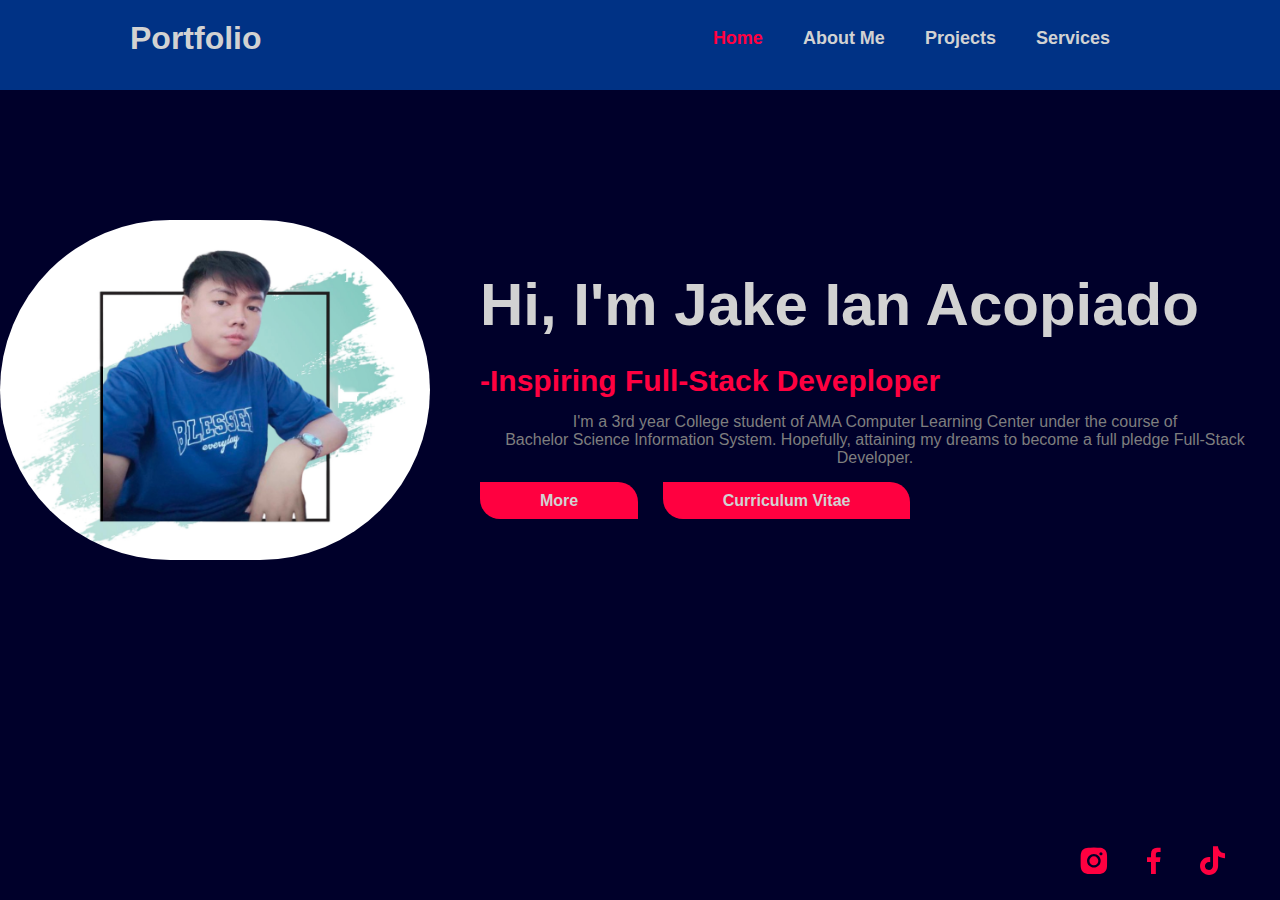
<file: index.html>
<!DOCTYPE html>
<html lang="en">
<head>
    <meta charset="UTF-8">
    <meta name="viewport" content="width=device-width, initial-scale=1.0">
    <title>Personal Website</title>
    <link rel="stylesheet" href="style.css">

    <link href='https://unpkg.com/boxicons@2.1.4/css/boxicons.min.css' rel='stylesheet'>
</head>
<body>
    
    <div class="hero">
        <div class="navbar">
            <div class="logo">
                <h1>Portfolio</h1>
            </div>
            <div class="links">
                <ul>
                    <li><a href="index.html" class="active">Home</a></li>
                    <li><a href="aboutme.html">About Me</a></li>
                    <li><a href="MyWorks.html">Projects</a></li>
                    <li><a href="services.html">Services</a></li>
                </ul>
            </div>
        </div>
    </div>

    <div class="constant">
        <div class="left">
            <img src="img/jake.jpg" alt="">
        </div>
        <div class="right">
            <h1>Hi, I'm Jake Ian Acopiado</h1>
            
            <h3>-Inspiring Full-Stack Deveploper</h3>

            <p>I'm a 3rd year College student of AMA Computer Learning Center under the course of <br>
               Bachelor Science Information System. Hopefully, attaining my dreams to become a full pledge Full-Stack Developer. </p>
            <a class="more" href="aboutme.html">More</a>    
            <a class="cv" href="cv/RESUME Jake-Ian-Acopiado.docx">Curriculum Vitae</a>

        </div>
        
        <div class="social">
            <a class="bx bxl-instagram-alt" href="https://www.instagram.com/yup.its_jay.ky/"></a>
            <a class="bx bxl-facebook" href="https://www.facebook.com/kyjay11/"></a>
            <a class="bx bxl-tiktok" href="https://www.tiktok.com/@jay_ky25?lang=en"></a>
        </div>

    </div>

</body>
</html>
</file>
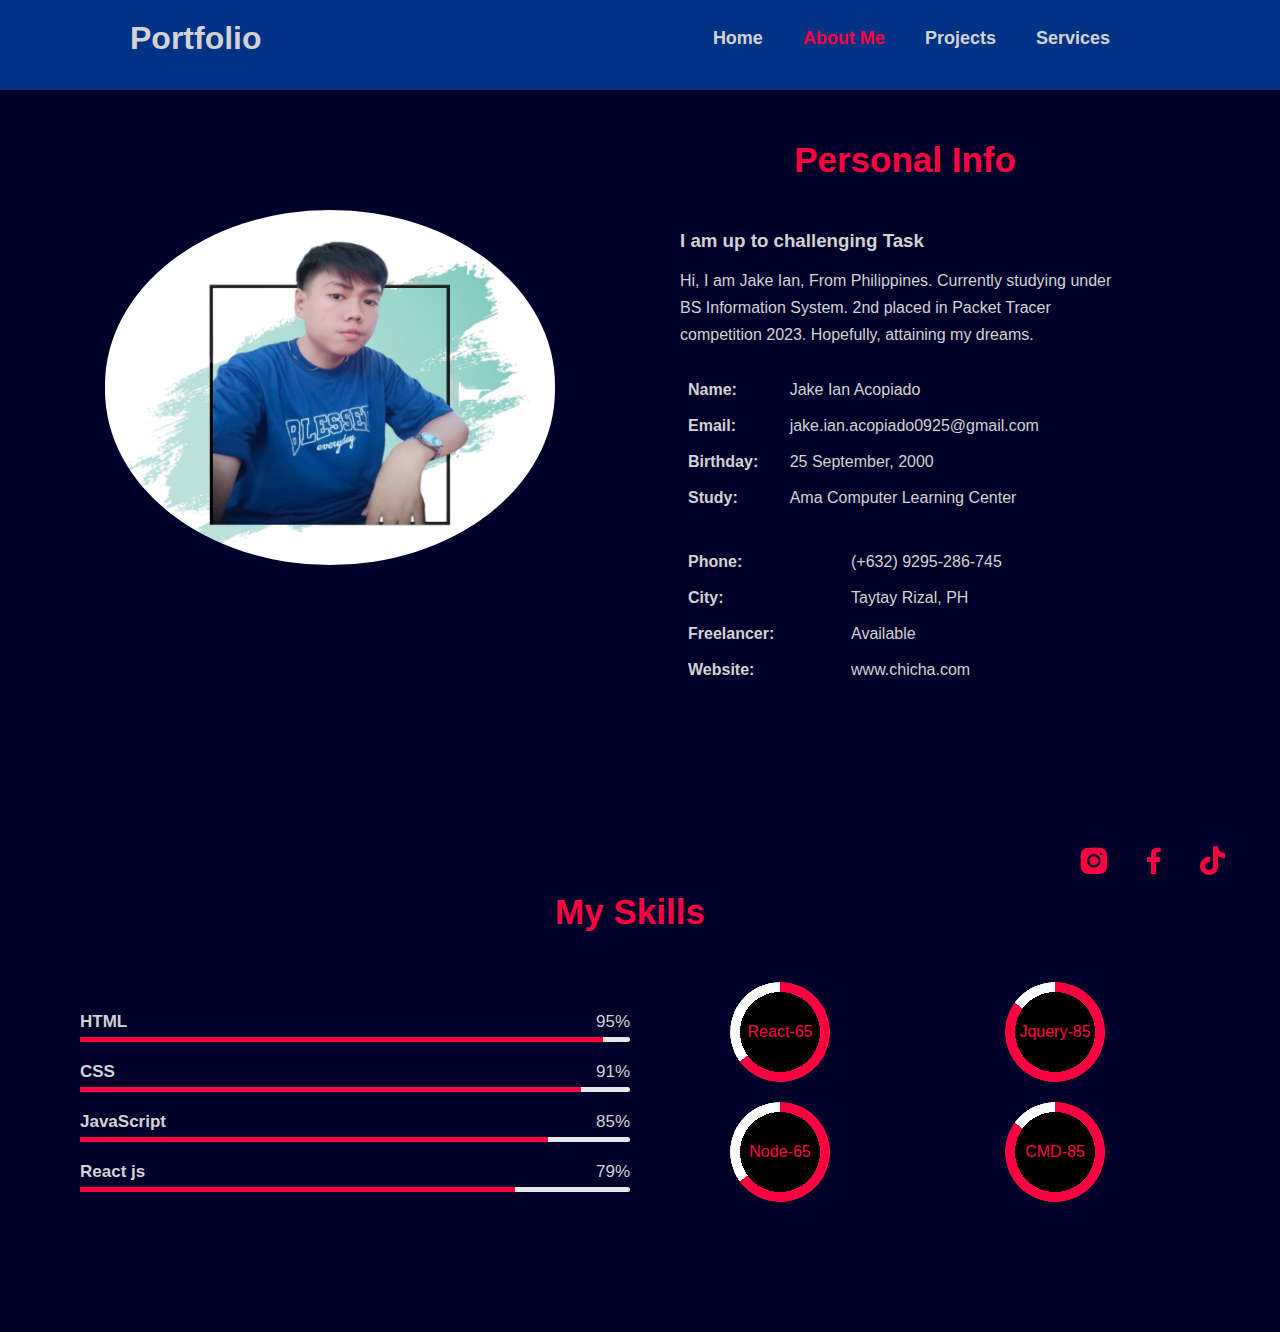
<file: aboutme.html>
<!DOCTYPE html>
<html lang="en">
<head>
    <meta charset="UTF-8">
    <meta name="viewport" content="width=device-width, initial-scale=1.0">
    <title>Personal Website</title>
    <link rel="stylesheet" href="aboutme.css">

    <link rel="stylesheet" href="https://fonts.googleapis.com/css2?family=Material+Symbols+Outlined:opsz,wght,FILL,GRAD@24,400,0,0" />
    <link href='https://unpkg.com/boxicons@2.1.4/css/boxicons.min.css' rel='stylesheet'>
</head>
<body>
    
    <div class="hero">
        <div class="navbar">
            <div class="logo">
                <h1>Portfolio</h1>
            </div>
            <div class="links">
                <ul>
                    <li><a href="index.html" >Home</a></li>
                    <li><a href="aboutme.html" class="active">About Me</a></li>
                    <li><a href="MyWorks.html">Projects</a></li>
                    <li><a href="services.html">Services</a></li>
                </ul>
            </div>
        </div>
    </div>

    <div class="constant">
            <!------ABOUT US SECTION------>
<div class="main-section bg-lightgrey">
    <div class="container">
      <div class="imgg width-50">
        <img src="img/jake.jpg" class="about-img">
      </div>
      <div class="width-50">
        <div class="about-us">
          <h2 class="heading-text">Personal Info</h2>
          <h3>I am up to challenging Task</h3>
          <p>Hi, I am Jake Ian, From Philippines. Currently studying under BS Information System. 2nd placed in Packet Tracer competition 2023. 
            Hopefully, attaining my dreams.</p>

             
          <div class="width-60 mt-20">
            <table cellspacing="8" cellpadding="8">
              <tr>
                <th>Name:</th>
                <td>Jake Ian Acopiado</td>
              </tr>
              <tr>
                <th>Email:</th>
                <td>jake.ian.acopiado0925@gmail.com</td>
              </tr>
              <tr>
                <th>Birthday:</th>
                <td> 25 September, 2000</td>
              </tr>
              <tr>
                <th>Study:</th>
                <td> Ama Computer Learning Center</td>
              </tr>
            </table>
          </div>


          <div class="width-60 mt-20">
            <table cellspacing="8" cellpadding="8">
              <tr>
                <th>Phone:</th>
                <td>(+632) 9295-286-745</td>
              </tr>
              <tr>
                <th>City:</th>
                <td>Taytay Rizal, PH</td>
              </tr>
              <tr>
                <th>Freelancer:</th>
                <td> Available</td>
              </tr>
              <tr>
                <th>Website:</th>
                <td> www.chicha.com</td>
              </tr>
            </table>
          </div>
        </div>
      </div>
    </div>
  </div>


<!------SKILL SECTION------>
<div class="main-section">
    <div class="container">
      <h2 class="heading-text">My Skills</h2>
      <div class="width-50">
        <div class="skill">
          <b>HTML</b>
          <span>95%</span>
          <div>
            <span style="width:95%"></span>
          </div>
        </div>
        <div class="skill">
          <b>CSS</b>
          <span>91%</span>
          <div>
            <span style="width:91%"></span>
          </div>
        </div>
        <div class="skill">
          <b>JavaScript</b>
          <span>85%</span>
          <div>
            <span style="width:85%"></span>
          </div>
        </div>
        <div class="skill">
          <b>React js</b>
          <span>79%</span>
          <div>
            <span style="width:79%"></span>
          </div>
        </div>
      </div>
      <div class="width-50">
        <div class="width-50">
          <div role="progressbar" aria-valuenow="65" aria-valuemin="0" aria-valuemax="100" style="--value:65">React-65</div>
        </div>
        <div class="width-50">
          <div role="progressbar" aria-valuenow="85" aria-valuemin="0" aria-valuemax="100" style="--value:85">Jquery-85</div>
        </div>
        <div class="width-50">
          <div role="progressbar" aria-valuenow="65" aria-valuemin="0" aria-valuemax="100" style="--value:65">Node-65</div>
        </div>
        <div class="width-50">
          <div role="progressbar" aria-valuenow="85" aria-valuemin="0" aria-valuemax="100" style="--value:85">CMD-85</div>
        </div>
      </div>
    </div>
  </div>

  

        
        <div class="social">
            <a class="bx bxl-instagram-alt" href="https://www.instagram.com/yup.its_jay.ky/"></a>
            <a class="bx bxl-facebook" href="https://www.facebook.com/kyjay11/"></a>
            <a class="bx bxl-tiktok" href="https://www.tiktok.com/@jay_ky25?lang=en"></a>
        </div>

    </div>

</body>
</html>
</file>
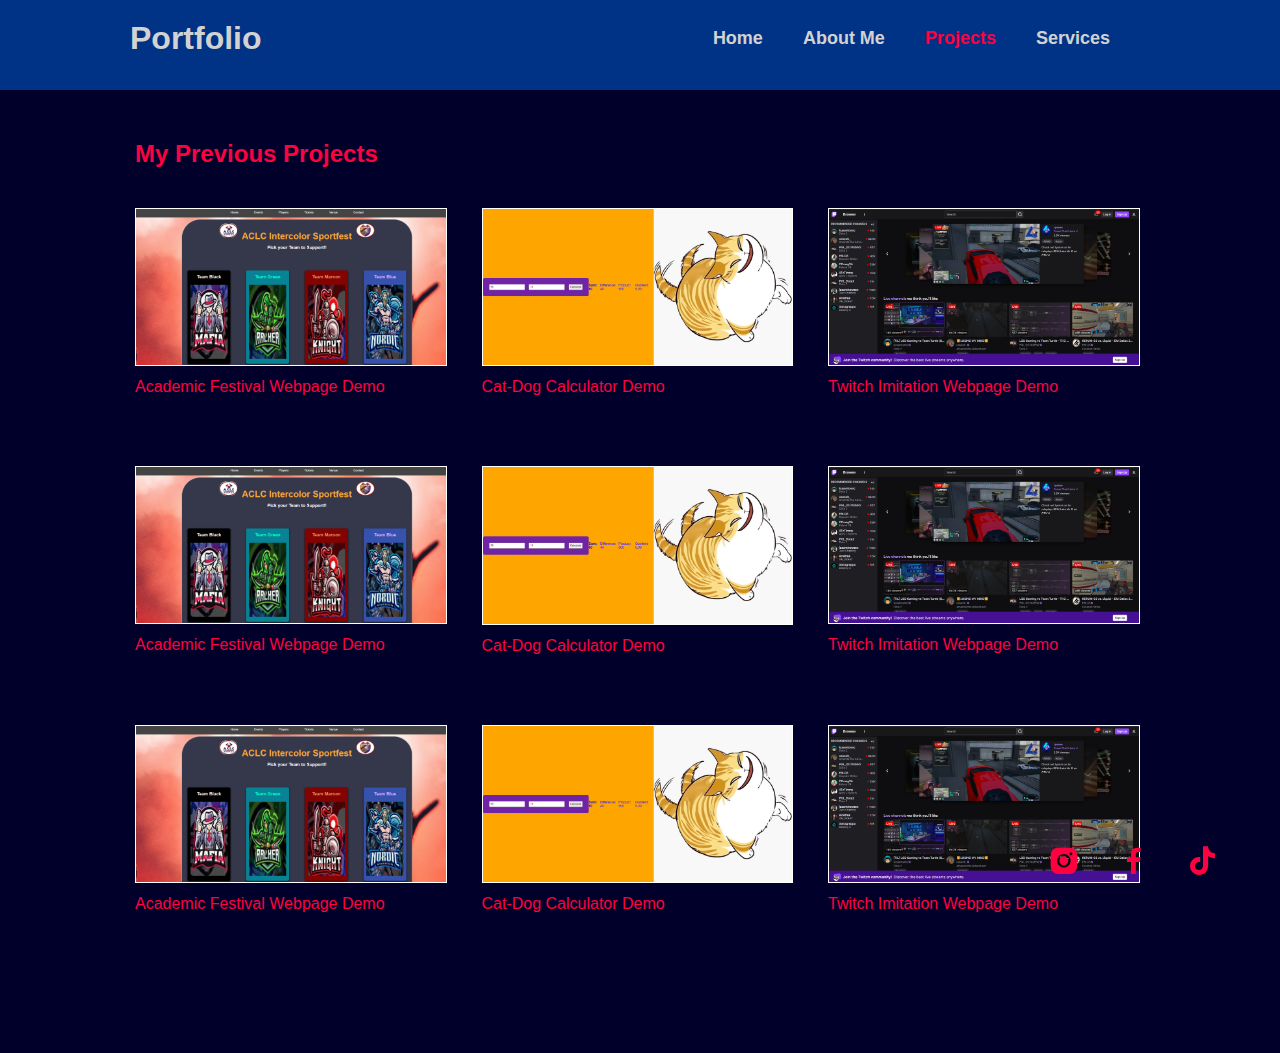
<file: MyWorks.html>
<!DOCTYPE html>
<html lang="en">
<head>
    <meta charset="UTF-8">
    <meta name="viewport" content="width=device-width, initial-scale=1.0">
    <title>Personal Website</title>
    <link rel="stylesheet" href="myworks.css">

    <link href='https://unpkg.com/boxicons@2.1.4/css/boxicons.min.css' rel='stylesheet'>
</head>
<body>
    
    <div class="hero">
        <div class="navbar">
            <div class="logo">
                <h1>Portfolio</h1>
            </div>
            <div class="links">
                <ul>
                    <li><a href="index.html" >Home</a></li>
                    <li><a href="aboutme.html">About Me</a></li>
                    <li><a href="MyWorks.html" class="active">Projects</a></li>
                    <li><a href="services.html">Services</a></li>
                </ul>
            </div>
        </div>
    </div>

    <div class="constant">
            <!------PORTFOLIO SECTION------>
<div class="main-section">
    <div class="container">
      <h2 class="heading-text">My Previous Projects</h2>
      <div class="gallery">

        <div class="width-33">
          <a href="aclc/ACLC ACADEMIC FESTIVAL.html">
            <img src="img/acad.png">
            <p>Academic Festival Webpage Demo</p>
          </a>
        </div>

        <div class="width-33">
          <a href="chichaaa/wew.html">
            <img src="img/cat-dog.png">
            <p>Cat-Dog Calculator Demo</p>
        </a>
        </div>

        <div class="width-33">
         <a href="bootstrap/homepage.html">
            <img src="img/twitch.png">
            <p>Twitch Imitation Webpage Demo</p>
          </a>
        </div>

      </div>

      <div class="gallery">

        <div class="width-33">
          <a href="aclc/ACLC ACADEMIC FESTIVAL.html">
            <img src="img/acad.png">
            <p>Academic Festival Webpage Demo</p>
          </a>
        </div>

        <div class="width-33">
          <a href="chichaaa/wew.html">
            <img src="img/cat-dog.png">
            <p>Cat-Dog Calculator Demo</p>
        </a>
        </div>

        <div class="width-33">
         <a href="bootstrap/homepage.html">
            <img src="img/twitch.png">
            <p>Twitch Imitation Webpage Demo</p>
          </a>
        </div>
        
      </div>

      <div class="gallery">

        <div class="width-33">
          <a href="aclc/ACLC ACADEMIC FESTIVAL.html">
            <img src="img/acad.png">
            <p>Academic Festival Webpage Demo</p>
          </a>
        </div>

        <div class="width-33">
          <a href="chichaaa/wew.html">
            <img src="img/cat-dog.png">
            <p>Cat-Dog Calculator Demo</p>
        </a>
        </div>

        <div class="width-33">
         <a href="bootstrap/homepage.html">
            <img src="img/twitch.png">
            <p>Twitch Imitation Webpage Demo</p>
          </a>
        </div>
        
      </div>

    </div>
  </div>
        
        <div class="social">
            <a class="bx bxl-instagram-alt" href="https://www.instagram.com/yup.its_jay.ky/"></a>
            <a class="bx bxl-facebook" href="https://www.facebook.com/kyjay11/"></a>
            <a class="bx bxl-tiktok" href="https://www.tiktok.com/@jay_ky25?lang=en"></a>
        </div>

    </div>

</body>
</html>
</file>
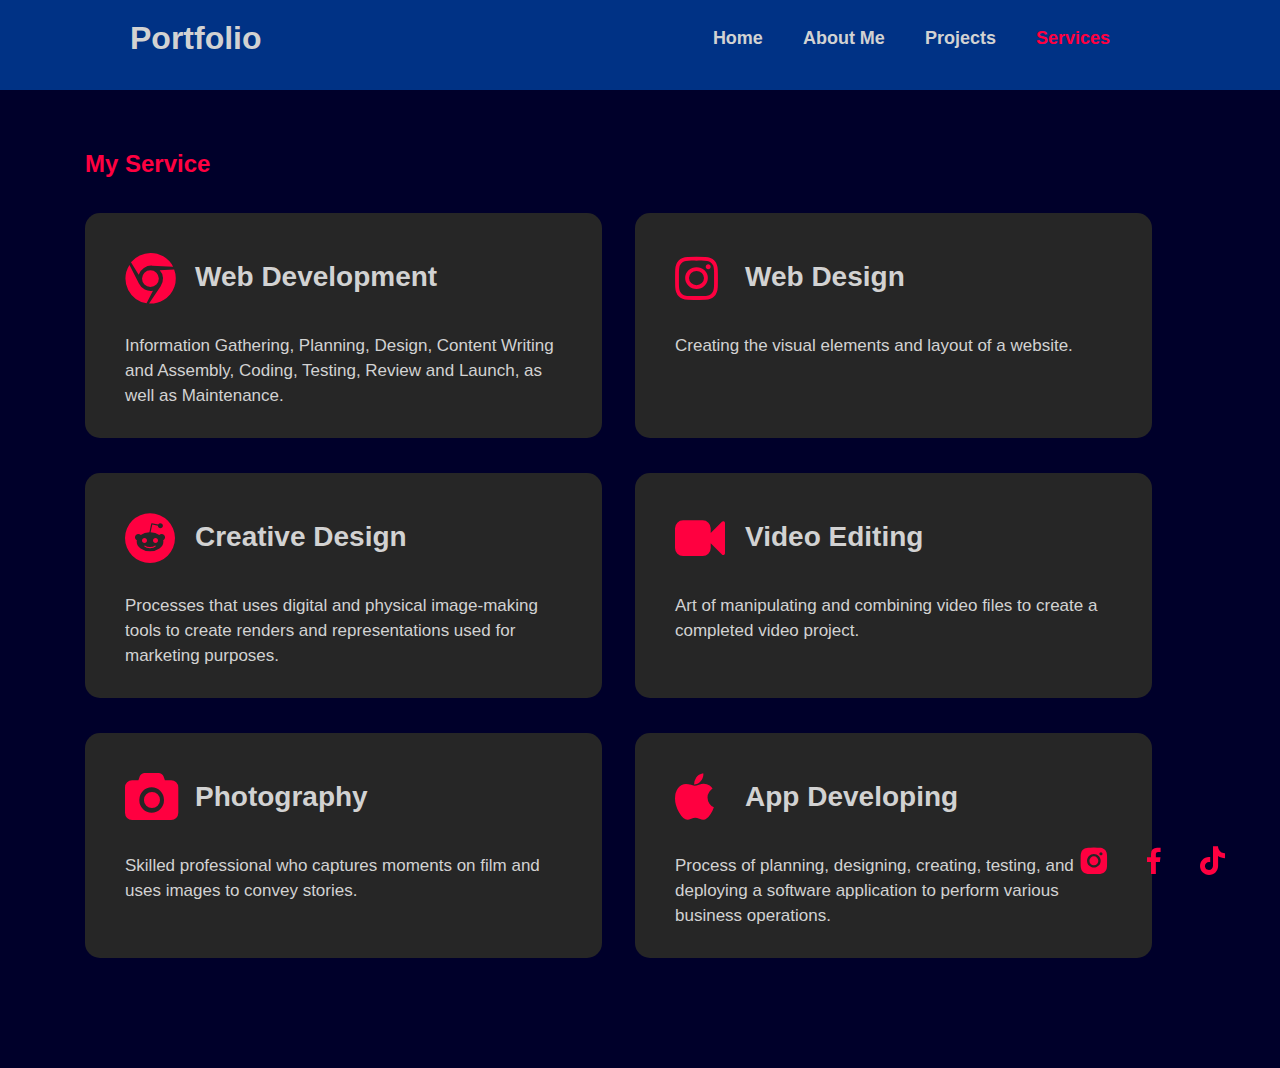
<file: services.html>
<!DOCTYPE html>
<html lang="en">
<head>
    <meta charset="UTF-8">
    <meta name="viewport" content="width=device-width, initial-scale=1.0">
    <title>Personal Website</title>
    <link rel="stylesheet" href="services.css">

    <link rel="stylesheet" href="https://maxcdn.bootstrapcdn.com/font-awesome/4.7.0/css/font-awesome.min.css">
    <link href='https://unpkg.com/boxicons@2.1.4/css/boxicons.min.css' rel='stylesheet'>
</head>
<body>
    
    <div class="hero">
        <div class="navbar">
            <div class="logo">
                <h1>Portfolio</h1>
            </div>
            <div class="links">
                <ul>
                    <li><a href="index.html">Home</a></li>
                    <li><a href="aboutme.html">About Me</a></li>
                    <li><a href="MyWorks.html">Projects</a></li>
                    <li><a href="services.html" class="active">Services</a></li>
                </ul>
            </div>
        </div>
    </div>

    <div class="constant">
            <!------SERVICE SECTION------>
<div class="main-section">
    <div class="container">
      <h2 class="heading-text">My Service</h2>
      <div class="width-50">
        <div class="service-list">
          <i class="fa fa-chrome"></i>
          <h3>Web Development</h3>
          <p>Information Gathering, Planning, Design, Content Writing and Assembly, Coding, Testing, Review and Launch, as well as Maintenance.</p>
        </div>
      </div>
      <div class="width-50">
        <div class="service-list">
          <i class="fa fa-instagram"></i>
          <h3>Web Design</h3>
          <p>Creating the visual elements and layout of a website.</p>
        </div>
      </div>
      <div class="width-50">
        <div class="service-list">
          <i class="fa fa-reddit"></i>
          <h3>Creative Design</h3>
          <p>Processes that uses digital and physical image-making tools to create renders and representations used for marketing purposes.</p>
        </div>
      </div>
      <div class="width-50">
        <div class="service-list">
          <i class="fa fa-video-camera"></i>
          <h3>Video Editing</h3>
          <p>Art of manipulating and combining video files to create a completed video project.</p>
        </div>
      </div>
      <div class="width-50">
        <div class="service-list">
          <i class="fa fa-camera"></i>
          <h3>Photography</h3>
          <p>Skilled professional who captures moments on film and uses images to convey stories.</p>
        </div>
      </div>
      <div class="width-50">
        <div class="service-list">
          <i class="fa fa-apple"></i>
          <h3>App Developing</h3>
          <p>Process of planning, designing, creating, testing, and deploying a software application to perform various business operations.</p>
        </div>
      </div>
    </div>
  </div>
        
        <div class="social">
            <a class="bx bxl-instagram-alt" href="https://www.instagram.com/yup.its_jay.ky/"></a>
            <a class="bx bxl-facebook" href="https://www.facebook.com/kyjay11/"></a>
            <a class="bx bxl-tiktok" href="https://www.tiktok.com/@jay_ky25?lang=en"></a>
        </div>

    </div>

</body>
</html>
</file>
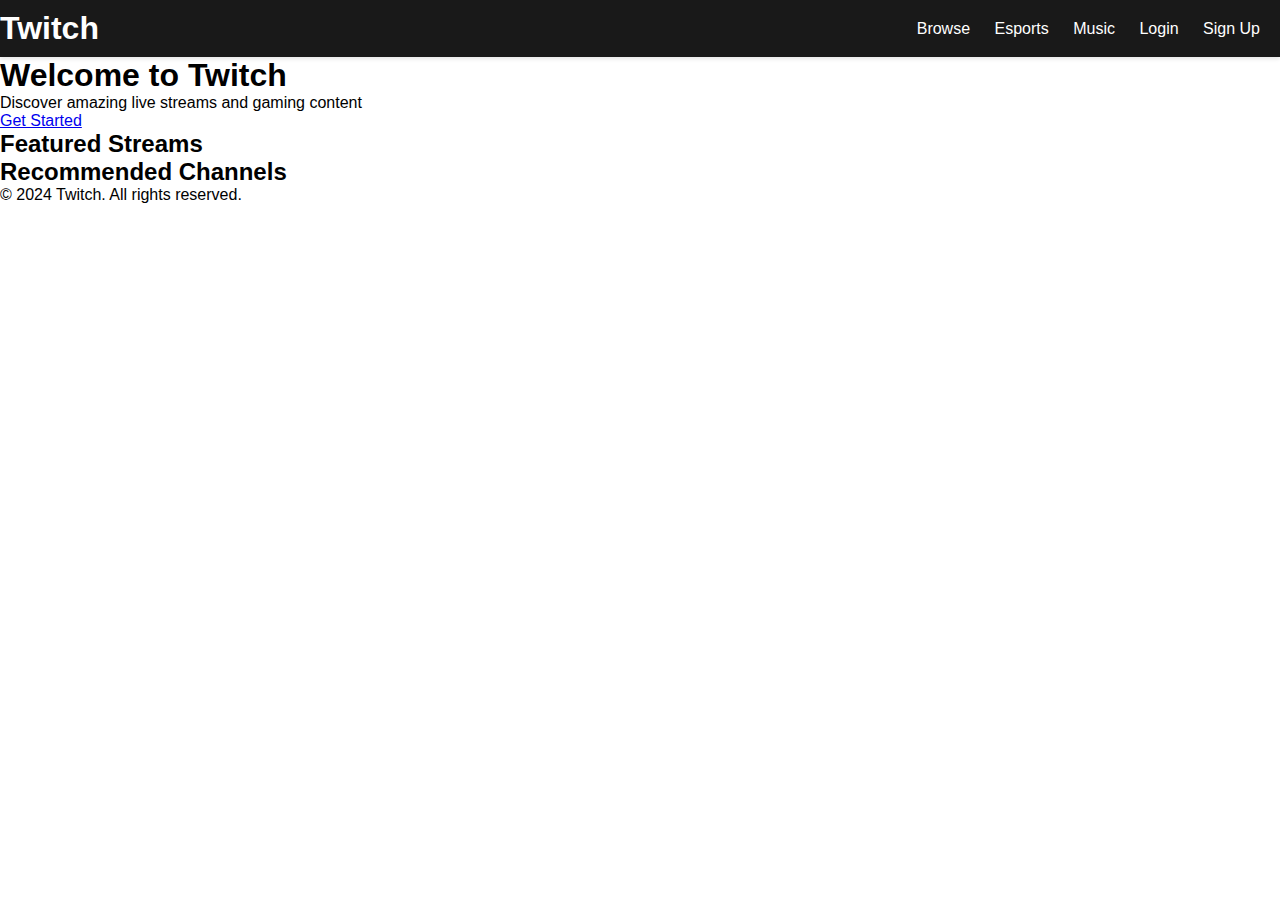
<file: bootstrap/homepage.html>
<!DOCTYPE html>
<html lang="en">
<head>
    <meta charset="UTF-8">
    <meta name="viewport" content="width=device-width, initial-scale=1.0">
    <title>Twitch Homepage</title>
    <link rel="stylesheet" href="homepage.css">
</head>
<body>
    <header class="navbar">
        <div class="container">
            <h1 class="logo">Twitch</h1>
            <nav>
                <ul class="nav-links">
                    <li><a href="#">Browse</a></li>
                    <li><a href="#">Esports</a></li>
                    <li><a href="#">Music</a></li>
                    <li><a href="bootstrap.html">Login</a></li>
                    <li><a href="#">Sign Up</a></li>
                </ul>
            </nav>
        </div>
    </header>

    <section class="hero">
        <div class="container">
            <h1>Welcome to Twitch</h1>
            <p>Discover amazing live streams and gaming content</p>
            <a href="#" class="btn">Get Started</a>
        </div>
    </section>

    <section class="featured-streams">
        <div class="container">
            <h2 class="section-title">Featured Streams</h2>
            <!-- Featured stream cards will go here -->
        </div>
    </section>

    <section class="recommended-channels">
        <div class="container">
            <h2 class="section-title">Recommended Channels</h2>
            <!-- Recommended channel cards will go here -->
        </div>
    </section>

    <footer class="footer">
        <div class="container">
            <p>&copy; 2024 Twitch. All rights reserved.</p>
        </div>
    </footer>
</body>
</html>
</file>
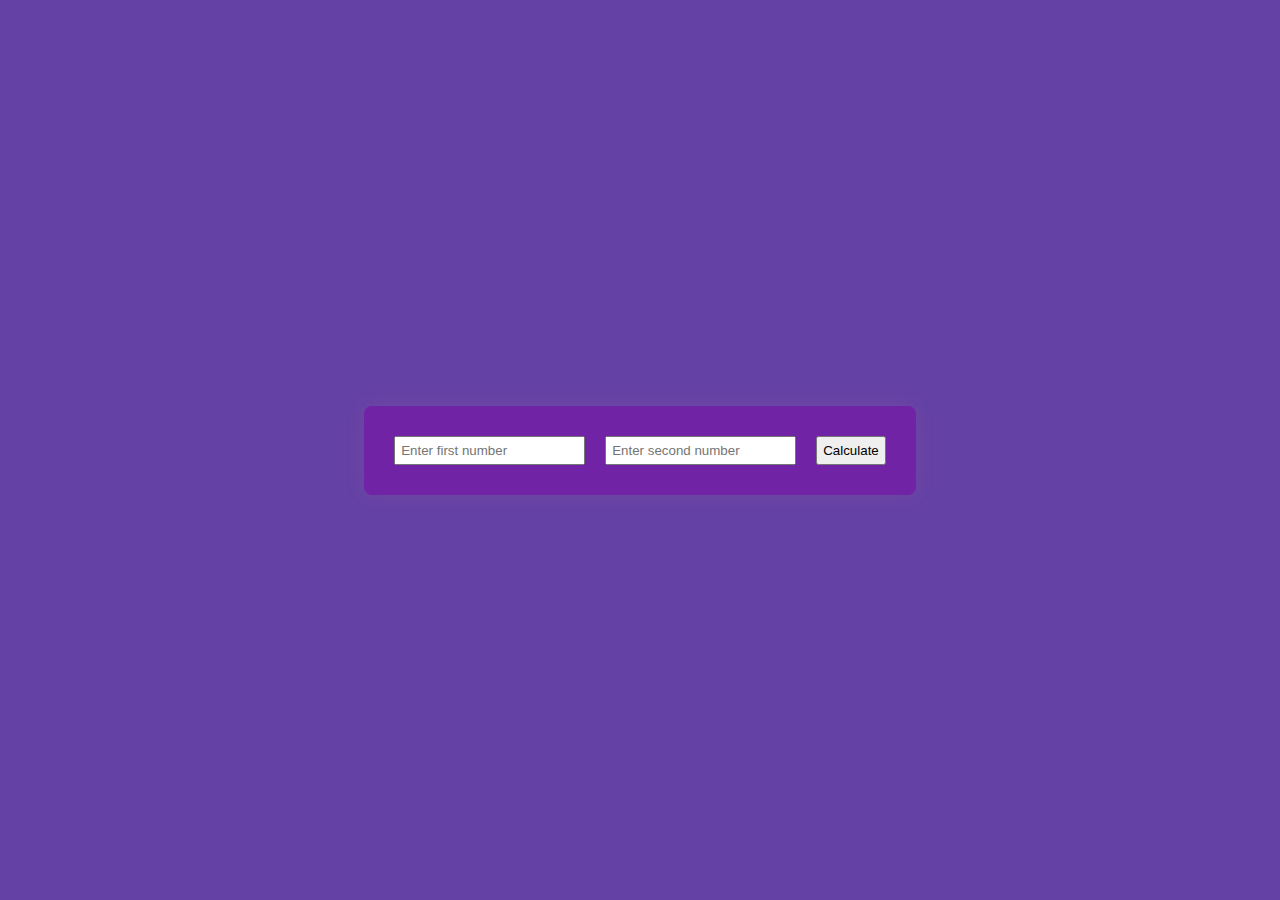
<file: chichaaa/wew.html>
<!DOCTYPE html>
<html>
<head>
    <meta charset="utf-8">
    <title>Calculator</title>
    <link rel="stylesheet" href="style.css">
    <style>
        
        #sumResult {
            font-weight: bold;
        }
    </style>
    
</head>
<body>
    <div class="container">
        
        <input type="number" id="num1" placeholder="Enter first number">
        <input type="number" id="num2" placeholder="Enter second number">

        <button onclick="calculate()">Calculate</button>

    </div>

    <div id="sumResult"></div>
    <div id="differenceResult"></div>
    <div id="productResult"></div>
    <div id="quotientResult"></div>
    <div id="imageContainer"></div>
</body>
<body>
    <div>
    <script>
        function calculate() {
            const num1 = parseFloat(document.getElementById("num1").value);
            const num2 = parseFloat(document.getElementById("num2").value);

            const sum = num1 + num2;
            const difference = num1 - num2;
            const product = num1 * num2;
            const quotient = num1 / num2;

      
            document.getElementById("sumResult").textContent = `Sum: ${sum}`;
            document.getElementById("differenceResult").textContent = `Difference: ${difference}`;
            document.getElementById("productResult").textContent = `Product: ${product}`;
            document.getElementById("quotientResult").textContent = `Quotient: ${quotient.toFixed(2)}`;
       
            
            if (sum > 50) {
             document.body.style.color = "blue";
            } 
            else {
            document.body.style.color = "red";
            }
            
            if (product > 500) {
                document.body.style.backgroundColor = "green";
            } else {
                document.body.style.backgroundColor = "orange";
            }
            

            
            if (Math.abs(difference) < 50) {
                document.getElementById("imageContainer").innerHTML = '<img src="3.jpg" alt="Image">';
            }
            
            if (Math.abs(difference) >= 50) {
                document.getElementById("imageContainer").innerHTML = '<img src="6.jpg" alt="Image">';
            }
        }
    </script>
    </div>
</body>

</html>
</file>
<file: style.css>
*{
    margin: 0;
    padding: 0;
    box-sizing: border-box;
    transition: all .3s ease;
    font-family: 'Poppins', sans-serif;

}

body{
    background: #00002a;
    color: #d2d2d2;
}

.hero{
    width: 100%;
    height: 10vh;
    background-color: #003285;

}

.navbar{
    display: flex;
    align-items: center;
    justify-content: space-between;
    padding: 20px 130px;
}

.navbar ul{
    display: flex;
    align-items: center;
    justify-content: center;
    list-style: none;
}

.navbar ul li a {
    text-decoration: none;
    color: #d2d2d2;
    font-size: 18px;
    font-weight: 800;
    margin-right: 40px;
}

.navbar ul li .active {
    color: #ff0040;
}

.navbar ul li a:hover {
    color: #d2d2d2;
}

.constant {
    display: flex;
    align-items: center;
    justify-content: center;
    padding: 130px 10px 110px 0px;

}

.constant .left img {
    width: 430px;
    display: flex;
    align-items: center;
    justify-content: center;
    border-radius: 300px;
    margin-right: 50px;
}

.constant .right h1 {
    font-size: 60px;
    text-align: left;
	margin-bottom: 25px; 
}


.constant .right h3 {
    font-size: 30px;
    color: #ff0040;
    text-align: left;
	margin-bottom: 15px; 
}

.constant .right p {
    color: #7e7e7e;
    margin-bottom: 20px;
    text-align: center;
	margin-bottom: 25px; 
}



.social {
    position: fixed;
    bottom: 20px;
    right: 30px;    
}

.social a {
    text-decoration: none;
    cursor: pointer;
    color: #ff0040;
    font-size: 35px;
    margin-right: 20px;
    
}

.social a:hover {
    transform: scale(1.3);
}

.cv {
    border: none;
    outline: none;
    background: #ff0040;
    padding: 10px 60px;
    color: #d2d2d2;
    font-weight: 600;
    cursor: pointer;
    border-bottom-left-radius: 20px;
    border-top-right-radius: 20px;
    margin-right: 20px;
    text-decoration: none;
}

.cv:hover {
    border-top-left-radius: 20px;
    border-bottom-right-radius: 20px;
}

.more {
    border: none;
    outline: none;
    background: #ff0040;
    padding: 10px 60px;
    color: #d2d2d2;
    font-weight: 600;
    cursor: pointer;
    border-bottom-left-radius: 20px;
    border-top-right-radius: 20px;
    margin-right: 20px;
    text-decoration: none;
}

.more:hover {
    border-top-left-radius: 20px;
    border-bottom-right-radius: 20px;
}
</file>
<file: aboutme.css>
*{
    margin: 0;
    padding: 0;
    box-sizing: border-box;
    transition: all .3s ease;
    font-family: 'Poppins', sans-serif;

}

body{
    background: #00002a;
    color: #d2d2d2;
}

.hero{
	position: fixed;
    width: 100%;
    height: 10vh;
	background-color: #003285;

}

.navbar{
    display: flex;
    align-items: center;
    justify-content: space-between;
    padding: 20px 130px;
}

.navbar ul{
    display: flex;
    align-items: center;
    justify-content: center;
    list-style: none;
}

.navbar ul li a {
    text-decoration: none;
    color: #d2d2d2;
    font-size: 18px;
    font-weight: 800;
    margin-right: 40px;
}

.navbar ul li .active {
    color: #ff0040;
}

.navbar ul li a:hover {
    color: #d2d2d2;
}

.constant {
	padding: 50px 10px 110px 0px;
}

.container {
	width: 1100px;
	margin: 0px auto;
	display: table;
	padding-top: 20px;
}

.width-33 {
	width: 33%;
	float: left;
	padding-bottom: 30px;
}

.width-50 {
	float: left;
	width: 50%;
	
}

img {
    border-radius: 300px;
    margin-right: 50px;
}





/*ABOUT US SECTION*/
.main-section {
	width: 100%;
	float: left;
	padding: 20px 10px 110px 0px;
}
.imgg {
	display: flex;
	justify-content: center;
}
.width-100 {
	width: 100%;
	float: left;
}
.mt-20 {
	margin-top: 20px;
}
.heading-text {
	width: 100%;
	float: left;
	font-size: 35px;
	text-align: center;
	margin-bottom: 50px;
	color: #ff0040;
}
.about-img {
	width: 100%;
	padding: 100px 50px;
	margin-top: 20px;
}
.about-us {
	width: 100%;
	float: left;
	padding: 50px;
}
.about-us p {
	font-size: 16px;
	margin-top: 15px;
	line-height: 27px;
}
table {
	width: 100%;
}
table th,
table td {
	font-size: 16px;
	text-align: left;
	padding: 5px 0px;
}


/*****SKILL SECTION*****/
.skill {
	margin-top: 30px;
	font-size: 17px;
}

.skill span {
	float: right;
}

.skill div {
	width: 100%;
	float: left;
	margin-top: 5px;
	background: #e7e7e7;
	border-radius: 10px;
}

.skill div span {
	background: #ff0040;
	height: 5px;
	float: left;
}

div[role="progressbar"] {
	color: #ff0040;
	margin-left: 100px;
	margin-bottom: 20px;
	width: 100px;
	;
	height: 100px;
	;
	border-radius: 50%;

	place-items: center;
	display: grid;

	--pgPercentage: var(--value);
	background: radial-gradient(closest-side, black 80%, transparent 0 99.9%, black 0),
		conic-gradient(#ff0040 calc(var(--pgPercentage) * 1%), #fff 0);

}


/*CONTACT US SECTION*/
.contact form {
	width: 66%;
	margin: 0px auto;
}
.contact input,
textarea {
	width: 100%;
	float: left;
	margin-bottom: 20px;
	height: 40px;
	padding: 10px;
	border: 1px solid #a1a1a1;
}
.contact textarea {
	height: 80px;
}
.contact button {
	width: 100%;
	float: left;
	margin-bottom: 20px;
	height: 40px;
	padding: 10px;
	background: #ff0040;
	color: #fff;
	border: none;
	font-size: 16px;
}
.contact h3 {
	font-size: 26px;
	text-align: center;
	margin-top: 60px;
	color: #ff0040;
}
.contact h4 {
	font-size: 22px;
	text-align: center;
	margin-top: 10px;
}
.contact p {
	text-align: center;
	font-size: 16px;
	margin-top: 5px;
}




.social {
    position:fixed;
    bottom: 20px;
    right: 30px;    
}

.social a {
    text-decoration: none;
    cursor: pointer;
    color: #ff0040;
    font-size: 35px;
    margin-right: 20px;
    
}

.social a:hover {
    transform: scale(1.3);
}
</file>
<file: myworks.css>
/*PORTFOLIO SECTION*/

.gallery a {
    text-decoration: none;
    color: #ff0040;
	width: 100%;
	float: left;
	margin-top: 40px;
}
.gallery img {
	height: auto;
	width: 90%;
    margin-bottom: 8px;
    border: 1px solid white;
}

.container {
	width: 1100px;
    padding-left: 50px;
	margin: 0px auto;
	display: grid;
    justify-content: space-evenly;
	padding-top: 0px;
}

.width-33 {
    
	width: 33%;
	float: left;
	padding-bottom: 30px;
}

.heading-text {
    color: #ff0040;
}



*{
    margin: 0;
    padding: 0;
    box-sizing: border-box;
    transition: all .3s ease;
    font-family: 'Poppins', sans-serif;

}

body{
    background: #00002a;
    color: #d2d2d2;
}

.hero{
    position: fixed;
    width: 100%;
    height: 10vh;
    background-color: #003285;

}

.navbar{
    display: flex;
    align-items: center;
    justify-content: space-between;
    padding: 20px 130px;
}

.navbar ul{
    display: flex;
    align-items: center;
    justify-content: center;
    list-style: none;
}

.navbar ul li a {
    text-decoration: none;
    color: #d2d2d2;
    font-size: 18px;
    font-weight: 800;
    margin-right: 40px;
}

.navbar ul li .active {
    color: #ff0040;
}

.navbar ul li a:hover {
    color: #d2d2d2;
}

.constant {
    display: flex;
    align-items: center;
    justify-content: center;
    padding: 140px 10px 110px 0px;

}

.social {
    position: fixed;
    bottom: 20px;
    right: 30px;    
}

.social a {
    text-decoration: none;
    cursor: pointer;
    color: #ff0040;
    font-size: 35px;
    margin-right: 30px;
    
}

.social a:hover {
    transform: scale(1.3);
}
</file>
<file: services.css>
*{
    margin: 0;
    padding: 0;
    box-sizing: border-box;
    transition: all .3s ease;
    font-family: 'Poppins', sans-serif;

}

body{
    background: #00002a;
    color: #d2d2d2;
}

.hero{
    position: fixed;
    width: 100%;
    height: 10vh;
    background-color: #003285;

}

.navbar{
    display: flex;
    align-items: center;
    justify-content: space-between;
    padding: 20px 130px;
}

.navbar ul{
    display: flex;
    align-items: center;
    justify-content: center;
    list-style: none;
}

.navbar ul li a {
    text-decoration: none;
    color: #d2d2d2;
    font-size: 18px;
    font-weight: 800;
    margin-right: 40px;
}

.navbar ul li .active {
    color: #ff0040;
}

.navbar ul li a:hover {
    color: #d2d2d2;
}

.constant {
    display: flex;
    align-items: center;
    justify-content: center;
    padding: 130px 10px 110px 0px;

}

.social {
    position: fixed;
    bottom: 20px;
    right: 30px;    
}

.social a {
    text-decoration: none;
    cursor: pointer;
    color: #ff0040;
    font-size: 35px;
    margin-right: 20px;
    
}

.social a:hover {
    transform: scale(1.3);
}

/*SERVICE SECTION*/
.service-list {
	padding: 40px;
	margin-top: 35px;
	background: #262626;
	border-radius: 15px;
    height: 225px;
	width: 94%;
	float: left;
}

.service-list i {
	font-size: 50px;
	color: #ff0040;
	width: 70px;
	float: left;
}

.service-list h3 {
	font-size: 28px;
	margin-top: 8px;
	margin-bottom: 15px;
}

.service-list p {
    padding-top: 25px;
    padding-bottom: 10px;
	font-size: 17px;
	line-height: 25px;
}

.container {
	width: 1100px;
	margin: 0px auto;
	display: table;
	padding-top: 20px;
}

.width-50 {
	float: left;
	width: 50%;
	
}

h2 {
    color: #ff0040;
}
</file>
<file: chichaaa/style.css>
body {
    margin: 0;
    padding: 0;
    font-family: Arial, sans-serif;
    background-color: #6441a5; /* Twitch purple */
    display: flex;
    justify-content: center;
    align-items: center;
    height: 100vh;
}

.container {
    display: flex;
    justify-content: center;
    align-items: center;
    background-color: rgb(113, 35, 165);
    padding: 20px;
    border-radius: 8px;
    box-shadow: 0 0 20px rgba(248, 169, 169, 0.1);
}

.calculator {
    width: 300px;
    margin: 50px auto;
    text-align: center;
}

input, button {
    margin: 10px;
    padding: 5px;
}

button {
    cursor: pointer;
}

#results {
    margin-top: 20px;
}

img{
    max-width: 100%;
  height: auto;

}
</file>
<file: bootstrap/homepage.css>
/* Reset CSS */
* {
    margin: 0;
    padding: 0;
    box-sizing: border-box;
}

/* Global Styles */
body {
    font-family: Arial, sans-serif;
}

.navbar {
    background-color: #191919;
    color: #fff;
    padding: 10px 0;
    box-shadow: 0 2px 4px rgba(0, 0, 0, 0.1);
}

.navbar .container {
    display: flex;
    justify-content: space-between;
    align-items: center;
}

.navbar-brand {
    font-size: 24px;
    font-weight: bold;
    text-decoration: none;
    color: #fff;
}

.nav-links {
    list-style: none;
    margin: 0;
    padding: 0;
}

.nav-links li {
    display: inline;
    margin-right: 20px;
}

.nav-links li a {
    text-decoration: none;
    color: #fff;
    font-size: 16px;
}

.nav-links li a:hover {
    color: #9146ff;
}

.navbar-toggle {
    display: none;
}

@media (max-width: 768px) {
    .nav-links {
        display: none;
    }

    .navbar-toggle {
        display: block;
        cursor: pointer;
    }

    .navbar-toggle .bar {
        width: 25px;
        height: 3px;
        background-color: #fff;
        margin: 5px 0;
    }

    .navbar-collapse {
        display: none;
    }

    .navbar-collapse.active {
        display: block;
    }
}
</file>
